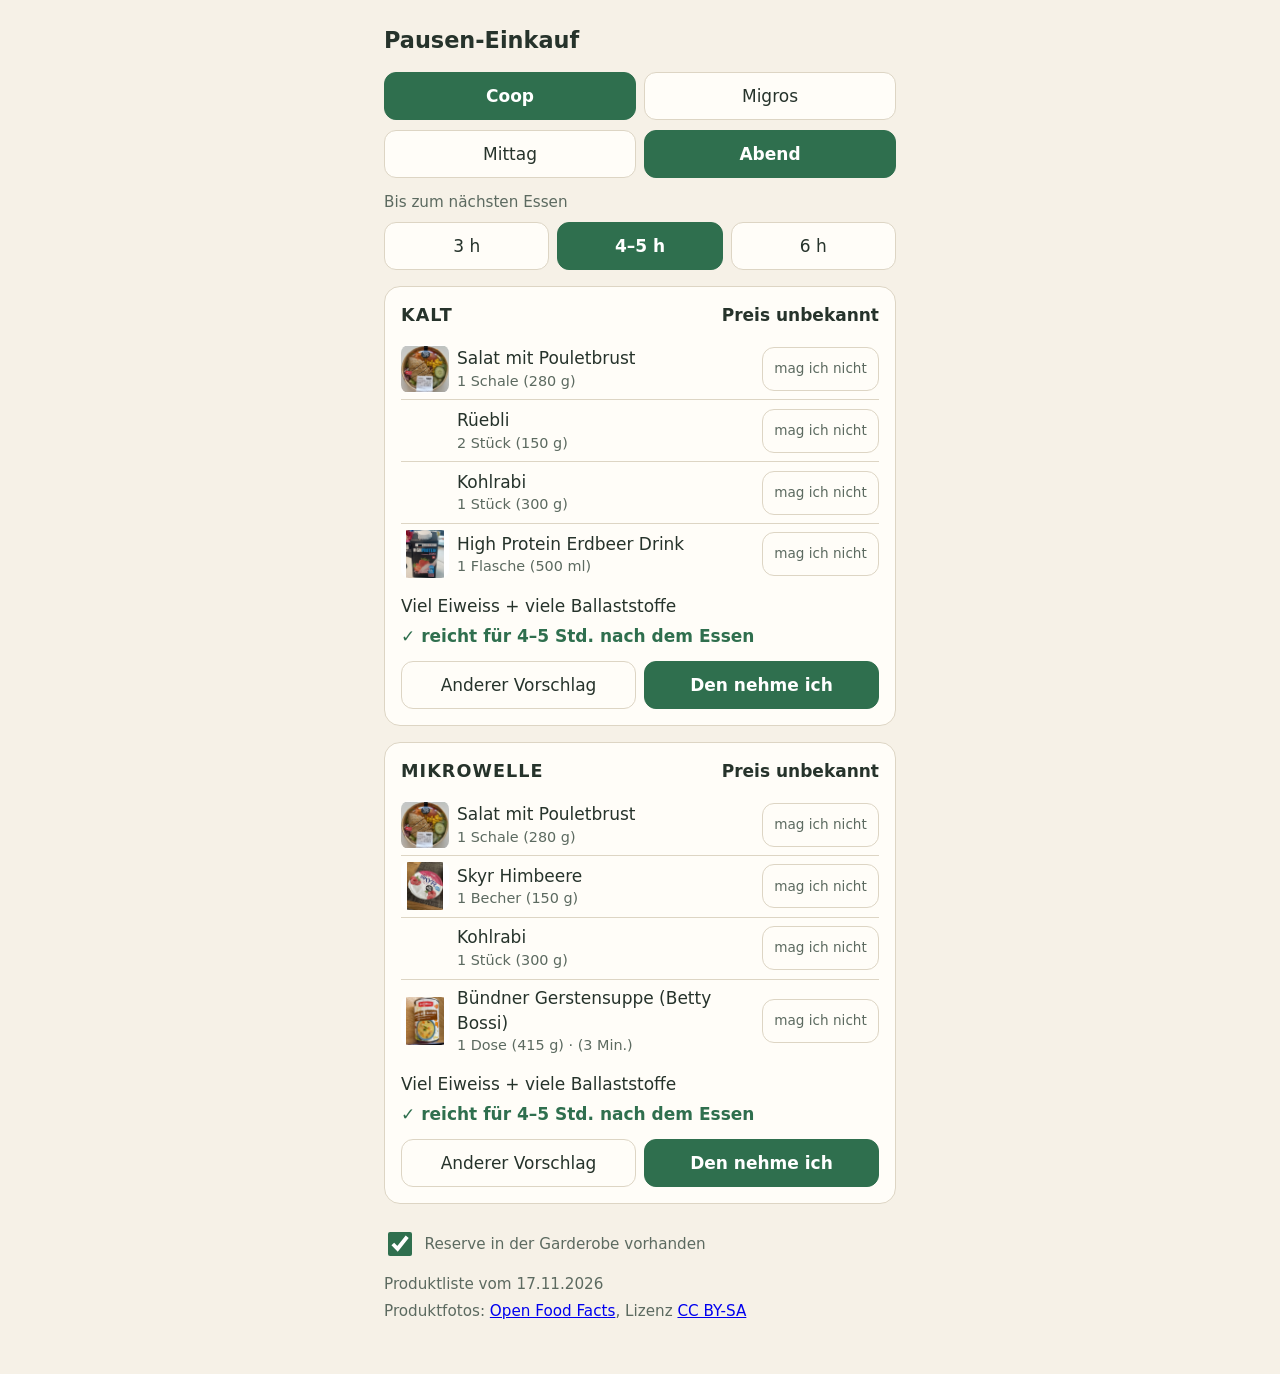
<file: index.html>
<!doctype html>
<html lang="de-CH">
<head>
  <meta charset="utf-8">
  <meta name="viewport" content="width=device-width, initial-scale=1">
  <meta name="theme-color" content="#2f6f4e">
  <title>Pausen-Einkauf</title>
  <link rel="icon" href="icon.svg" type="image/svg+xml">
  <link rel="apple-touch-icon" href="apple-touch-icon.png">
  <link rel="manifest" href="manifest.webmanifest">
  <link rel="stylesheet" href="styles.css">
</head>
<body>
  <main>
    <h1>Pausen-Einkauf</h1>

    <section id="feedback" class="card feedback" hidden>
      <h2>Hat dein letzter Korb gereicht?</h2>
      <div class="row">
        <button type="button" data-answer="zu-wenig">zu wenig</button>
        <button type="button" data-answer="genau-richtig">genau richtig</button>
        <button type="button" data-answer="zu-viel">zu viel</button>
      </div>
      <label class="check"><input type="checkbox" id="reserve-eaten"> Reserve gegessen</label>
    </section>

    <section class="controls" aria-label="Auswahl">
      <div class="group" role="group" aria-label="Laden" data-group="store">
        <button type="button" data-value="coop">Coop</button>
        <button type="button" data-value="migros">Migros</button>
      </div>
      <div class="group" role="group" aria-label="Mahlzeit" data-group="meal">
        <button type="button" data-value="mittag">Mittag</button>
        <button type="button" data-value="abend">Abend</button>
      </div>
      <p class="label">Bis zum nächsten Essen</p>
      <div class="group" role="group" aria-label="Dauer" data-group="duration">
        <button type="button" data-value="3">3 h</button>
        <button type="button" data-value="4-5">4–5 h</button>
        <button type="button" data-value="6">6 h</button>
      </div>
    </section>

    <section id="baskets" aria-live="polite"></section>

    <footer>
      <label class="check"><input type="checkbox" id="reserve-available"> Reserve in der Garderobe vorhanden</label>
      <p id="list-date"></p>
      <p id="list-stale" class="warn" hidden>Die Produktliste ist älter als einen Monat und sollte aufgefrischt werden.</p>
      <p class="credit">Produktfotos: <a href="https://world.openfoodfacts.org" rel="noopener">Open Food Facts</a>, Lizenz <a href="https://creativecommons.org/licenses/by-sa/3.0/deed.de" rel="noopener">CC BY-SA</a></p>
    </footer>
  </main>
  <dialog id="photo-dialog" aria-label="Produktfoto">
    <img id="photo-img" alt="">
    <p id="photo-name"></p>
    <button type="button" id="photo-close">Schliessen</button>
  </dialog>
  <script type="module" src="src/main.js"></script>
</body>
</html>
</file>
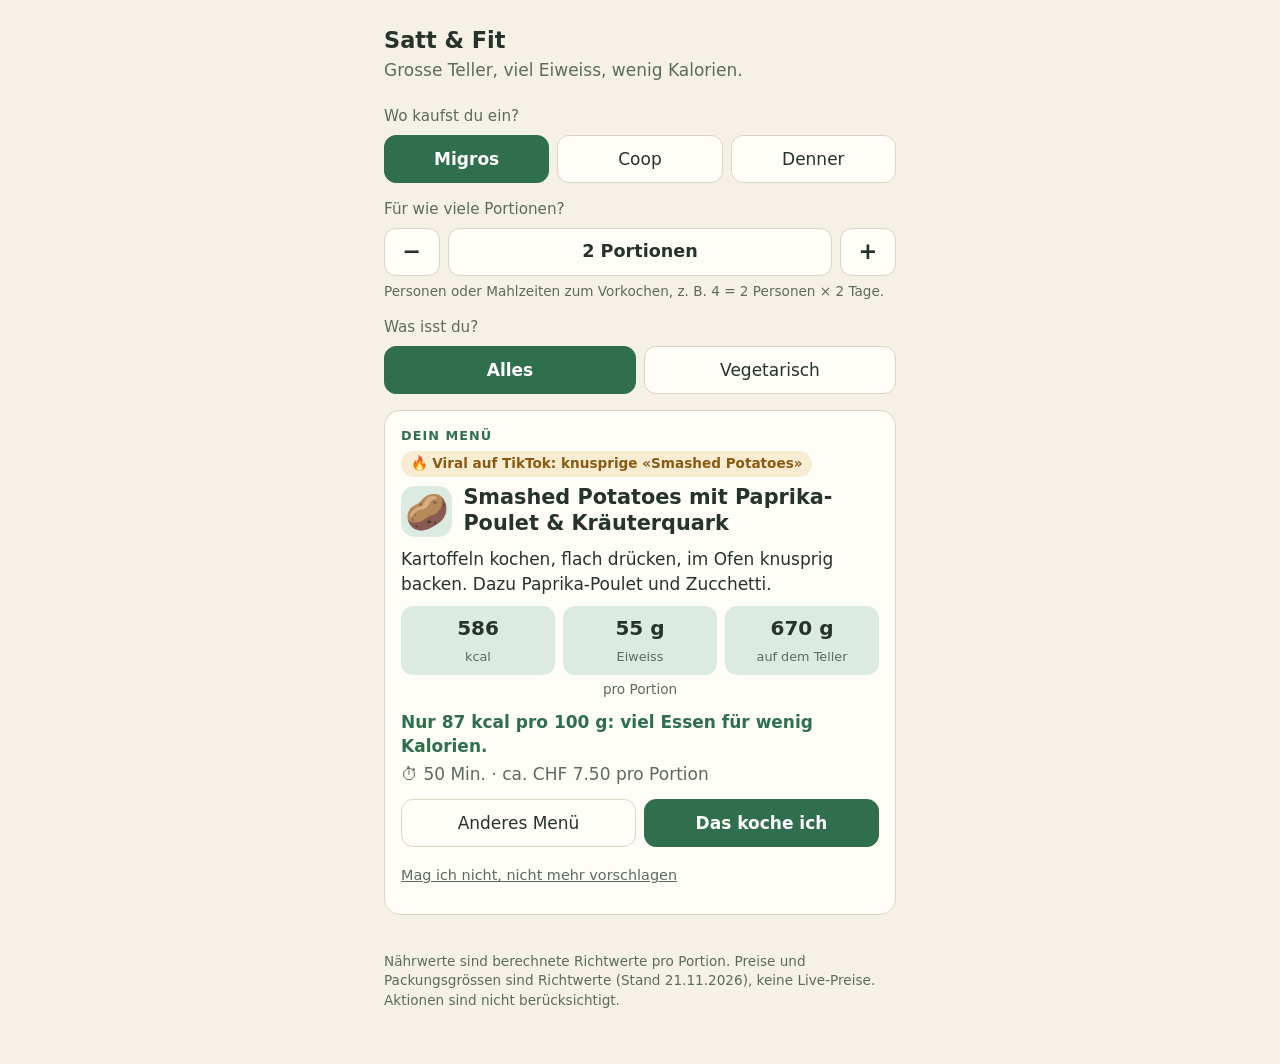
<file: kochen/index.html>
<!doctype html>
<html lang="de-CH">
<head>
  <meta charset="utf-8">
  <meta name="viewport" content="width=device-width, initial-scale=1">
  <meta name="theme-color" content="#2f6f4e">
  <title>Satt &amp; Fit</title>
  <link rel="icon" href="icon.svg" type="image/svg+xml">
  <link rel="apple-touch-icon" href="apple-touch-icon.png">
  <link rel="manifest" href="manifest.webmanifest">
  <link rel="stylesheet" href="styles.css">
</head>
<body>
  <main>
    <header>
      <h1>Satt &amp; Fit</h1>
      <p class="sub">Grosse Teller, viel Eiweiss, wenig Kalorien.</p>
    </header>

    <section class="controls" aria-label="Auswahl">
      <p class="label" id="store-label">Wo kaufst du ein?</p>
      <div class="group" role="group" aria-labelledby="store-label" data-group="store">
        <button type="button" data-value="migros">Migros</button>
        <button type="button" data-value="coop">Coop</button>
        <button type="button" data-value="denner">Denner</button>
      </div>

      <p class="label" id="portions-label">Für wie viele Portionen?</p>
      <div class="stepper" role="group" aria-labelledby="portions-label">
        <button type="button" id="portions-minus" aria-label="Eine Portion weniger">−</button>
        <output id="portions-value" aria-live="polite">2 Portionen</output>
        <button type="button" id="portions-plus" aria-label="Eine Portion mehr">+</button>
      </div>
      <p class="hint">Personen oder Mahlzeiten zum Vorkochen, z. B. 4 = 2 Personen × 2 Tage.</p>

      <p class="label" id="diet-label">Was isst du?</p>
      <div class="group" role="group" aria-labelledby="diet-label" data-group="diet">
        <button type="button" data-value="alles">Alles</button>
        <button type="button" data-value="vegi">Vegetarisch</button>
      </div>
    </section>

    <section id="menu" aria-live="polite"></section>
    <section id="detail"></section>

    <footer>
      <p id="dislikes-info" hidden></p>
      <p>Nährwerte sind berechnete Richtwerte pro Portion. Preise und Packungsgrössen sind Richtwerte (Stand <span id="price-date"></span>), keine Live-Preise. Aktionen sind nicht berücksichtigt.</p>
    </footer>
  </main>
  <script type="module" src="src/main.js"></script>
</body>
</html>
</file>
<file: styles.css>
:root {
  --bg: #f6f1e7; --card: #fffdf8; --ink: #26332b; --muted: #5c6a60;
  --accent: #2f6f4e; --accent-soft: #dcebe1; --line: #ddd5c4; --warn: #8a5a12; --warn-bg: #f8ecd2;
}
* { box-sizing: border-box; }
body { margin: 0; background: var(--bg); color: var(--ink); font: 17px/1.45 system-ui, -apple-system, "Segoe UI", Roboto, sans-serif; }
main { max-width: 34rem; margin: 0 auto; padding: 1rem 1rem 3rem; display: flex; flex-direction: column; gap: 1rem; }
h1 { font-size: 1.4rem; margin: .5rem 0 0; }
h2 { font-size: 1.1rem; margin: 0 0 .5rem; }
button { font: inherit; color: inherit; min-height: 48px; padding: .5rem 1rem; border-radius: 12px; border: 1.5px solid var(--line); background: var(--card); cursor: pointer; }
button:focus-visible, input:focus-visible { outline: 3px solid var(--accent); outline-offset: 2px; }
.controls { display: flex; flex-direction: column; gap: .6rem; }
.group { display: flex; gap: .5rem; }
.group button { flex: 1; }
.group button[aria-pressed="true"] { background: var(--accent); border-color: var(--accent); color: #fff; font-weight: 600; }
.label { margin: .2rem 0 0; color: var(--muted); font-size: .95rem; }
.card { background: var(--card); border: 1px solid var(--line); border-radius: 16px; padding: 1rem; }
.feedback { border-color: var(--accent); background: var(--accent-soft); }
.row { display: flex; gap: .5rem; flex-wrap: wrap; }
.row button { flex: 1 1 auto; }
.check { display: flex; align-items: center; gap: .6rem; min-height: 48px; }
.check input { width: 24px; height: 24px; accent-color: var(--accent); }
.basket-head { display: flex; justify-content: space-between; align-items: baseline; gap: .5rem; }
.basket-head h2 { letter-spacing: .06em; margin: 0; }
.total { font-weight: 600; }
.items { list-style: none; margin: .6rem 0; padding: 0; }
.items li { display: flex; align-items: center; justify-content: space-between; gap: .5rem; padding: .4rem 0; border-top: 1px solid var(--line); }
.items li:first-child { border-top: 0; }
.thumb { flex: none; width: 48px; height: 48px; box-sizing: border-box; object-fit: contain; background: #fff; border-radius: 8px; }
.items .thumb-btn { flex: none; display: block; width: 48px; height: 48px; min-height: 0; padding: 0; border: 0; border-radius: 8px; background: transparent; cursor: zoom-in; }
.items .thumb-btn:focus-visible { outline: 3px solid var(--accent); outline-offset: 2px; }
#photo-dialog { border: 0; padding: 1rem; background: transparent; color: #fff; max-width: 100vw; max-height: 100vh; text-align: center; margin: auto; }
#photo-dialog::backdrop { background: rgba(0, 0, 0, .75); }
#photo-dialog img { display: block; margin: 0 auto; max-width: 90vw; max-height: 70vh; object-fit: contain; background: #fff; border-radius: 12px; }
#photo-dialog p { margin: .8rem 0; font-weight: 600; }
#photo-dialog button { min-height: 44px; min-width: 44px; padding: .5rem 1.5rem; color: #1c1c1c; background: #fff; border-color: #fff; font-weight: 600; }
.thumb-empty { display: block; background: transparent; border: 0; box-shadow: none; }
.item-text { flex: 1 1 auto; min-width: 0; }
.item-name { display: block; }
.item-meta { display: block; color: var(--muted); font-size: .9rem; }
.items button { min-height: 44px; font-size: .85rem; padding: .25rem .7rem; color: var(--muted); flex: none; }
.reason { margin: .3rem 0; }
.promise, .success { margin: .2rem 0; color: var(--accent); font-weight: 600; }
.reserve { margin: .2rem 0; color: var(--muted); }
.reserve-note { margin: 0 0 .4rem; color: var(--muted); font-size: .85rem; }
.notice, .warn { background: var(--warn-bg); color: var(--warn); border-radius: 10px; padding: .6rem .8rem; margin: .6rem 0; }
.actions { display: flex; gap: .5rem; margin-top: .8rem; }
.actions button { flex: 1; }
.actions .primary { background: var(--accent); border-color: var(--accent); color: #fff; font-weight: 600; }
.confirm { margin: .8rem 0 0; font-weight: 600; color: var(--accent); }
#baskets { display: flex; flex-direction: column; gap: 1rem; }
footer { color: var(--muted); font-size: .95rem; }
footer p { margin: .3rem 0; }
[hidden] { display: none !important; }
</file>
<file: kochen/styles.css>
:root {
  --bg: #f6f1e7; --card: #fffdf8; --ink: #26332b; --muted: #5c6a60;
  --accent: #2f6f4e; --accent-soft: #dcebe1; --line: #ddd5c4; --warn: #8a5a12; --warn-bg: #f8ecd2;
}
* { box-sizing: border-box; }
body { margin: 0; background: var(--bg); color: var(--ink); font: 17px/1.45 system-ui, -apple-system, "Segoe UI", Roboto, sans-serif; }
main { max-width: 34rem; margin: 0 auto; padding: 1rem 1rem 3rem; display: flex; flex-direction: column; gap: 1rem; }
h1 { font-size: 1.4rem; margin: .5rem 0 0; }
h2 { font-size: 1.15rem; margin: 0 0 .5rem; line-height: 1.25; }
h3 { font-size: .85rem; text-transform: uppercase; letter-spacing: .06em; color: var(--muted); margin: 1rem 0 .2rem; }
.sub { margin: .1rem 0 0; color: var(--muted); }
button { font: inherit; color: inherit; min-height: 48px; padding: .5rem 1rem; border-radius: 12px; border: 1.5px solid var(--line); background: var(--card); cursor: pointer; }
button:disabled { opacity: .4; cursor: default; }
button:focus-visible, input:focus-visible { outline: 3px solid var(--accent); outline-offset: 2px; }
.controls { display: flex; flex-direction: column; gap: .5rem; }
.group { display: flex; gap: .5rem; }
.group button { flex: 1; padding: .5rem .4rem; }
.group button[aria-pressed="true"] { background: var(--accent); border-color: var(--accent); color: #fff; font-weight: 600; }
.label { margin: .4rem 0 0; color: var(--muted); font-size: .95rem; }
.hint { margin: -.1rem 0 0; color: var(--muted); font-size: .85rem; }
.stepper { display: flex; align-items: center; gap: .5rem; }
.stepper button { width: 56px; font-size: 1.4rem; font-weight: 600; padding: 0; }
.stepper output { flex: 1; text-align: center; font-weight: 600; font-size: 1.1rem; background: var(--card); border: 1.5px solid var(--line); border-radius: 12px; min-height: 48px; display: flex; align-items: center; justify-content: center; }
.card { background: var(--card); border: 1px solid var(--line); border-radius: 16px; padding: 1rem; }
.eyebrow { margin: 0 0 .3rem; font-size: .8rem; text-transform: uppercase; letter-spacing: .08em; color: var(--accent); font-weight: 700; }
.viral { display: inline-block; margin: 0 0 .5rem; padding: .2rem .6rem; border-radius: 999px; background: var(--warn-bg); color: var(--warn); font-size: .85rem; font-weight: 600; }
.menu-head { display: flex; align-items: center; gap: .7rem; }
.menu-head h2 { margin: 0; font-size: 1.3rem; }
.emoji { flex: none; font-size: 2.2rem; width: 3.2rem; height: 3.2rem; display: flex; align-items: center; justify-content: center; background: var(--accent-soft); border-radius: 14px; }
.desc { margin: .6rem 0; }
.stats { display: grid; grid-template-columns: repeat(3, 1fr); gap: .5rem; margin-top: .6rem; }
.stat { background: var(--accent-soft); border-radius: 12px; padding: .5rem; text-align: center; }
.stat strong { display: block; font-size: 1.25rem; }
.stat span { font-size: .8rem; color: var(--muted); }
.small { font-size: .85rem; }
.muted { color: var(--muted); }
.stats + .small { margin: .3rem 0 0; text-align: center; }
.volume { margin: .6rem 0 .2rem; color: var(--accent); font-weight: 600; }
.meta { margin: .2rem 0; color: var(--muted); }
.notice { background: var(--warn-bg); color: var(--warn); border-radius: 10px; padding: .6rem .8rem; margin: .6rem 0; }
.actions { display: flex; gap: .5rem; margin-top: .8rem; flex-wrap: wrap; }
.actions button { flex: 1 1 8rem; }
.actions .primary { background: var(--accent); border-color: var(--accent); color: #fff; font-weight: 600; }
.link { border: 0; background: none; padding: .3rem 0; min-height: 44px; color: var(--muted); text-decoration: underline; font-size: .9rem; }
.dislike { margin-top: .4rem; }
.tabs { display: grid; grid-template-columns: 1fr 1fr; gap: .4rem; margin-bottom: 1rem; background: var(--bg); padding: .3rem; border-radius: 14px; }
.tabs button { border: 0; background: transparent; }
.tabs button[aria-selected="true"] { background: var(--card); font-weight: 600; box-shadow: 0 1px 3px rgba(0, 0, 0, .12); }
.list-head { display: flex; justify-content: space-between; align-items: baseline; gap: .5rem; }
.list-head h2 { margin: 0; }
.total { font-weight: 700; white-space: nowrap; }
.list-head + .small { margin: .2rem 0 0; }
.items { list-style: none; margin: 0; padding: 0; }
.items li { border-top: 1px solid var(--line); }
.items li:first-child { border-top: 0; }
.items label { display: flex; align-items: center; gap: .7rem; padding: .5rem 0; min-height: 48px; cursor: pointer; }
.items input { flex: none; width: 24px; height: 24px; accent-color: var(--accent); }
.item-text { flex: 1 1 auto; min-width: 0; }
.item-name { display: block; }
.item-meta { display: block; color: var(--muted); font-size: .85rem; }
.price { flex: none; color: var(--muted); font-size: .9rem; white-space: nowrap; }
.items li.done .item-name { text-decoration: line-through; color: var(--muted); }
.ingredients { list-style: none; margin: 0 0 1rem; padding: 0; }
.ingredients li { display: flex; gap: .8rem; padding: .35rem 0; border-top: 1px solid var(--line); }
.ingredients li:first-child { border-top: 0; }
.amount { flex: none; width: 8.5rem; font-weight: 600; }
.steps { margin: 0; padding-left: 1.4rem; }
.steps li { margin: 0 0 .7rem; padding-left: .2rem; }
.tip { background: var(--accent-soft); border-radius: 10px; padding: .6rem .8rem; }
.confirm { margin: .8rem 0 0; font-weight: 600; color: var(--accent); }
footer { color: var(--muted); font-size: .85rem; }
footer p { margin: .3rem 0; }
[hidden] { display: none !important; }
@media (max-width: 380px) { .amount { width: 6.5rem; } .stat strong { font-size: 1.1rem; } }
</file>
